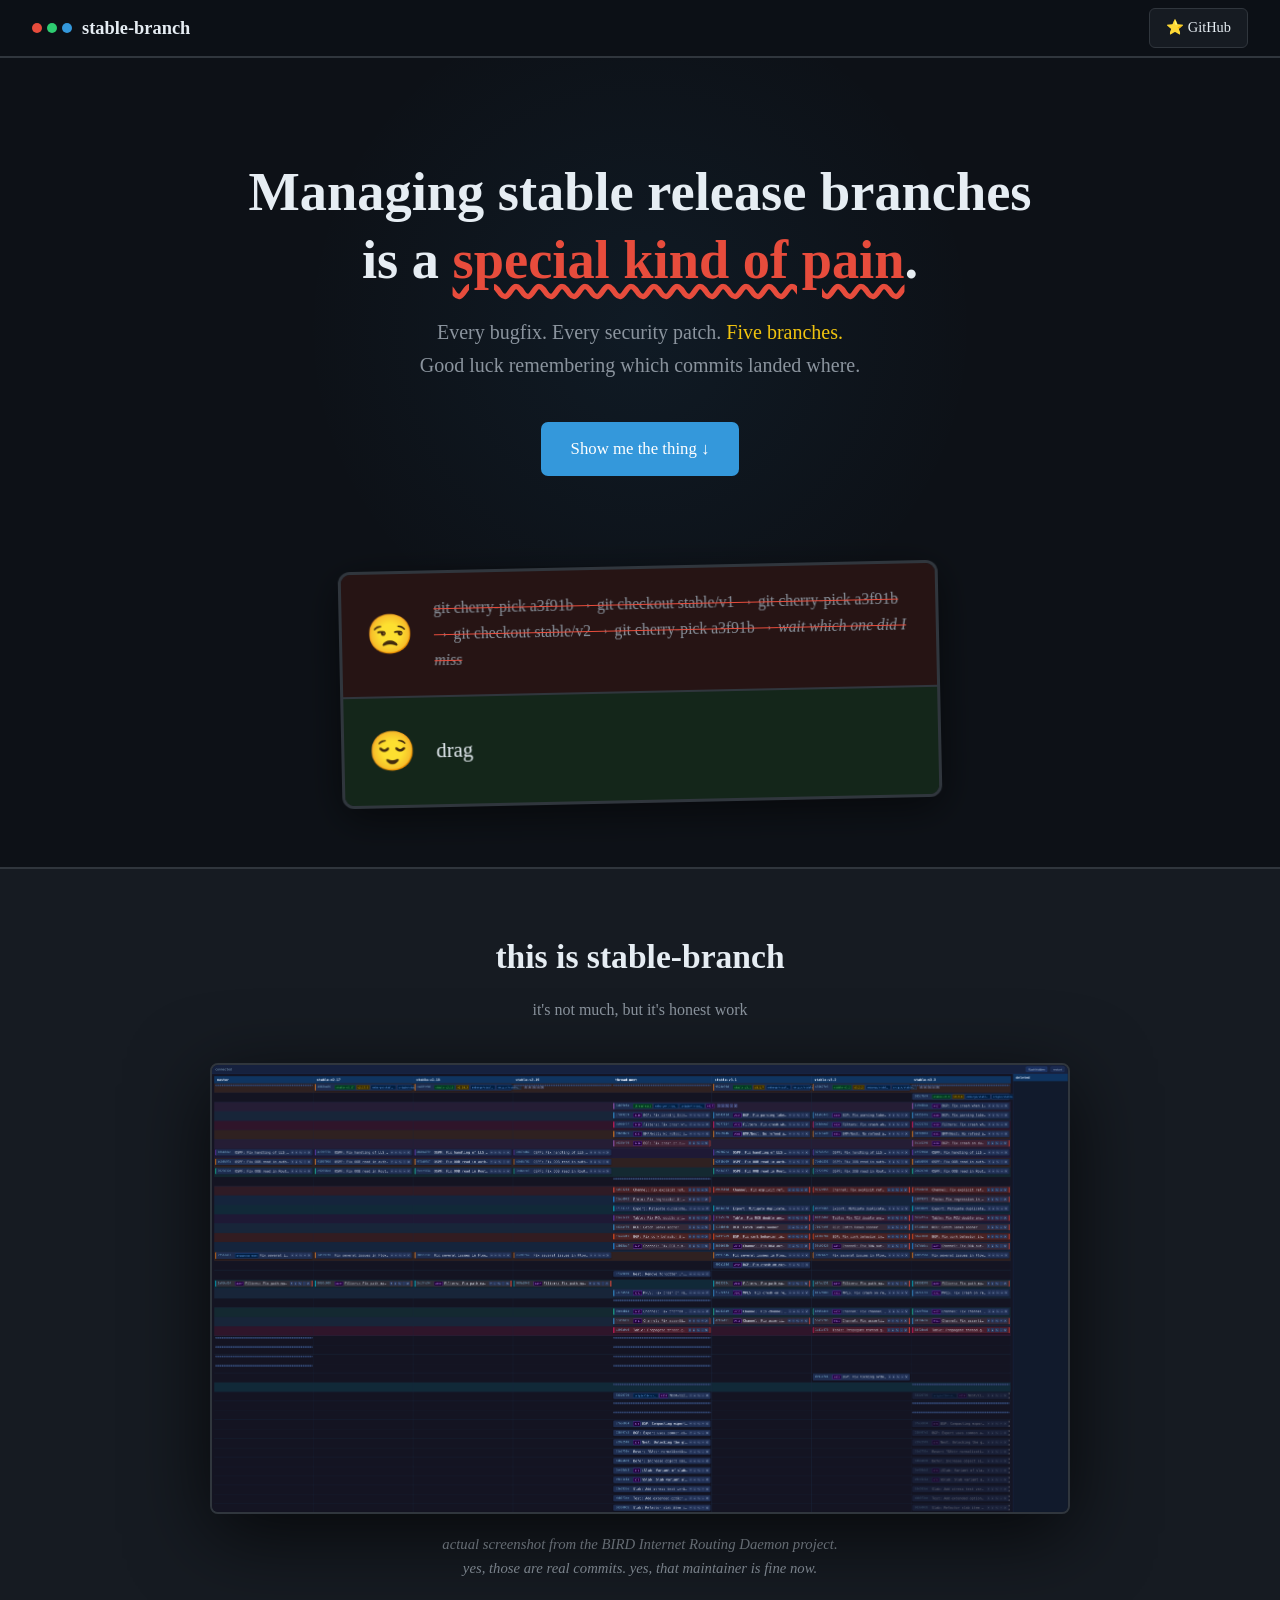
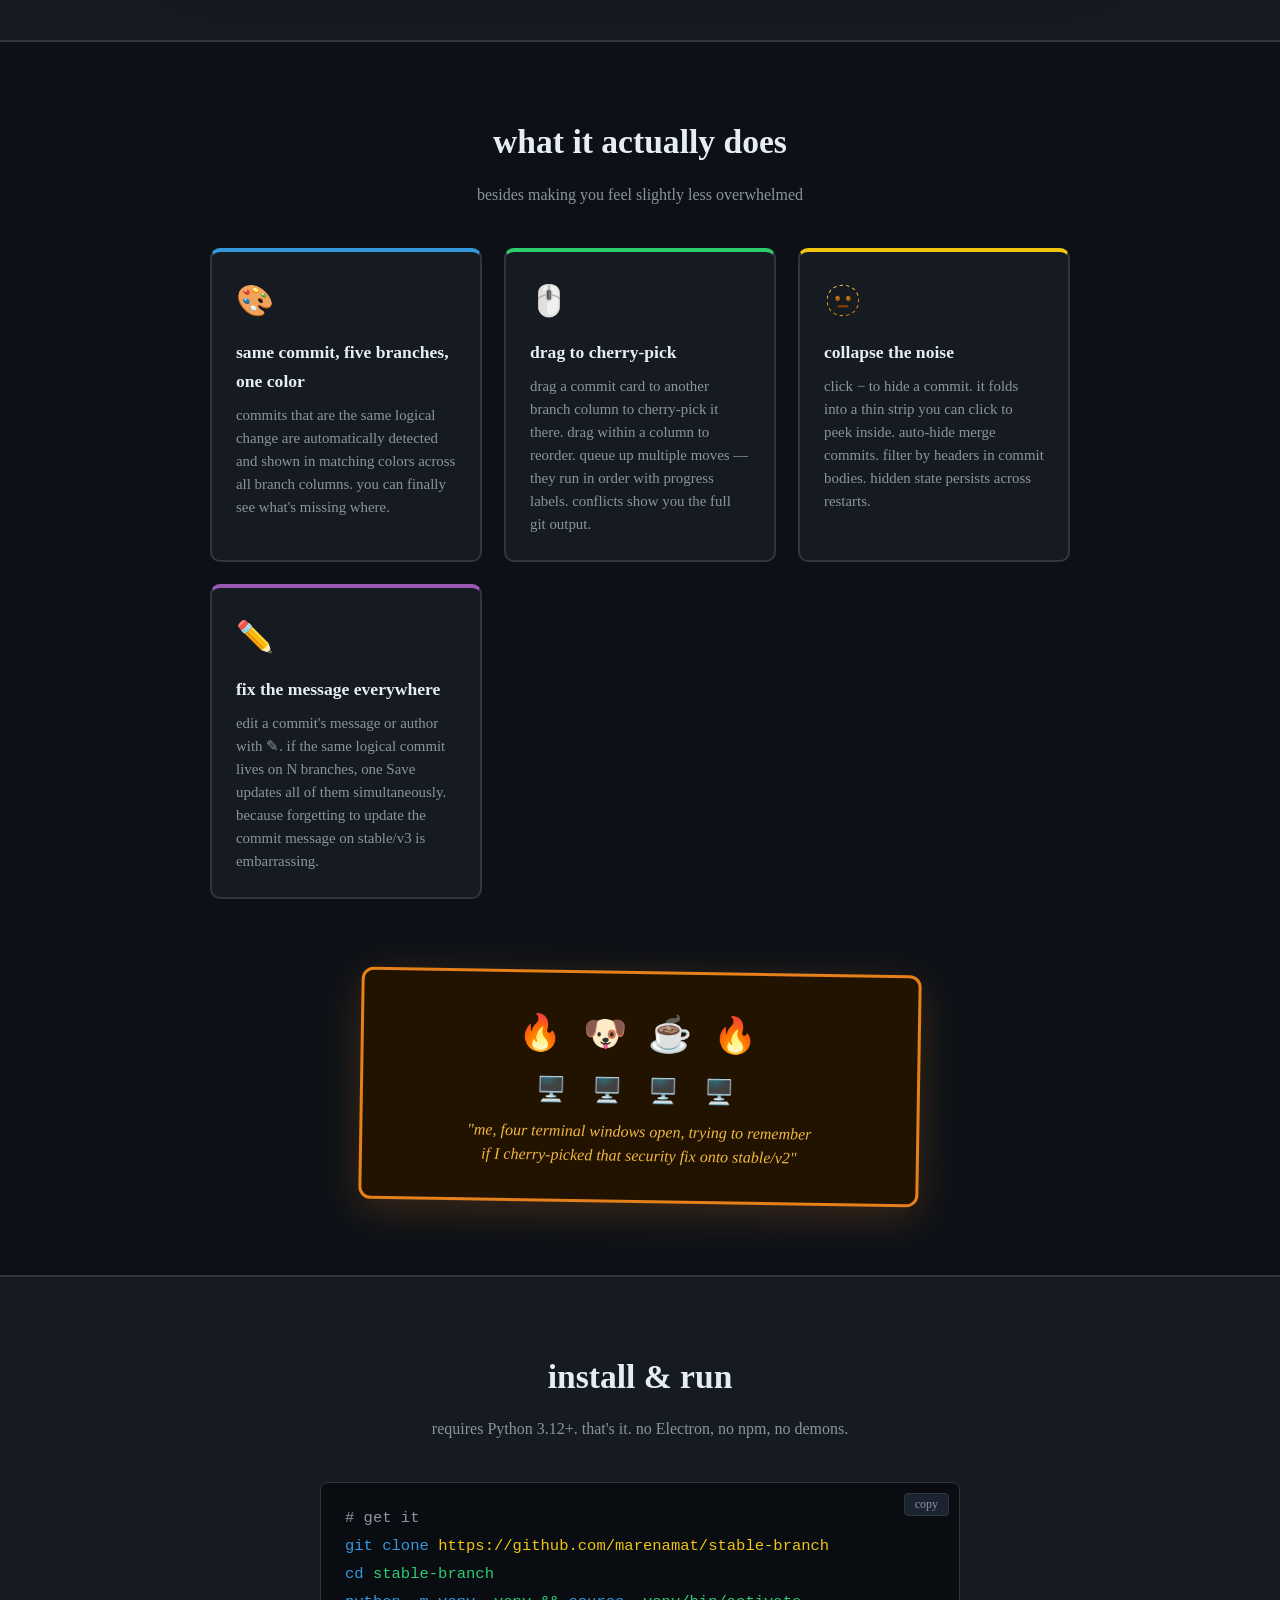
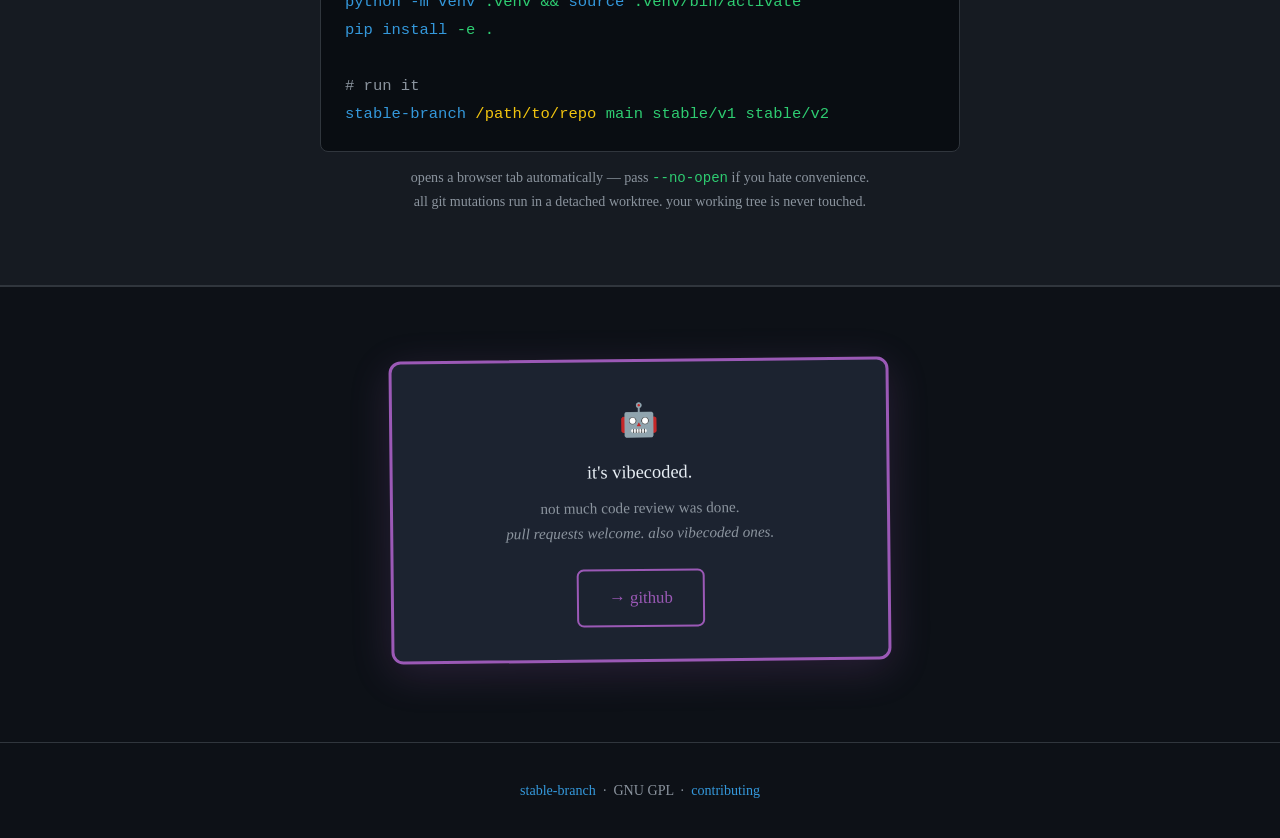
<file: docs/index.html>
<!DOCTYPE html>
<html lang="en">
<head>
    <meta charset="UTF-8">
    <meta name="viewport" content="width=device-width, initial-scale=1.0">
    <title>stable-branch — your release branches, all at once, in a browser</title>
    <meta name="description" content="Browser UI for viewing and managing git history across multiple stable release branches simultaneously. Vibecoded. It works though.">
    <meta property="og:title" content="stable-branch">
    <meta property="og:description" content="Browser UI for managing git history across multiple stable release branches. Vibecoded. PRs welcome (also vibecoded).">
    <meta property="og:image" content="stable-branch-releasing-in-bird.png">
    <style>
        *, *::before, *::after {
            box-sizing: border-box;
            margin: 0;
            padding: 0;
        }

        :root {
            --bg:        #0d1117;
            --bg-card:   #161b22;
            --bg-card2:  #1c2330;
            --text:      #e6edf3;
            --muted:     #8b949e;
            --border:    #30363d;
            --red:       #e74c3c;
            --orange:    #e6801a;
            --yellow:    #f1c40f;
            --green:     #2ecc71;
            --teal:      #1abc9c;
            --blue:      #3498db;
            --purple:    #9b59b6;
            --pink:      #e91e63;
        }

        html { scroll-behavior: smooth; }

        body {
            font-family: "Comic Sans MS", "Comic Sans", cursive;
            background: var(--bg);
            color: var(--text);
            line-height: 1.65;
            font-size: 18px;
        }

        /* monospace exception — Comic Sans in a code block is a crime */
        code, pre { font-family: "Courier New", Courier, monospace; }

        /* ── NAV ── */
        nav {
            position: sticky;
            top: 0;
            z-index: 100;
            background: rgba(13, 17, 23, 0.93);
            backdrop-filter: blur(10px);
            border-bottom: 2px solid var(--border);
            display: flex;
            align-items: center;
            justify-content: space-between;
            padding: 0 2rem;
            height: 58px;
        }

        .nav-logo {
            font-size: 1.15rem;
            font-weight: bold;
            color: var(--text);
            text-decoration: none;
            display: flex;
            align-items: center;
            gap: 10px;
        }

        .branch-dots {
            display: flex;
            gap: 5px;
        }

        .branch-dots span {
            width: 10px;
            height: 10px;
            border-radius: 50%;
            display: inline-block;
        }

        .nav-github {
            display: flex;
            align-items: center;
            gap: 7px;
            padding: 7px 16px;
            background: var(--bg-card);
            border: 1px solid var(--border);
            border-radius: 6px;
            color: var(--text);
            text-decoration: none;
            font-size: 0.9rem;
            font-family: "Comic Sans MS", "Comic Sans", cursive;
            transition: border-color 0.15s, background 0.15s;
        }
        .nav-github:hover { border-color: var(--blue); background: var(--bg-card2); }

        /* ── HERO ── */
        .hero {
            text-align: center;
            padding: 100px 2rem 90px;
            position: relative;
            overflow: hidden;
        }

        .hero::before {
            content: '';
            position: absolute;
            top: -80px;
            left: 50%;
            transform: translateX(-50%);
            width: 700px;
            height: 700px;
            background: radial-gradient(ellipse, rgba(52,152,219,0.07) 0%, transparent 68%);
            pointer-events: none;
        }

        .hero h1 {
            font-size: clamp(1.9rem, 5vw, 3.4rem);
            line-height: 1.25;
            margin-bottom: 1.4rem;
        }

        .hero h1 .pain {
            color: var(--red);
            text-decoration: underline wavy var(--red);
            text-underline-offset: 7px;
        }

        .hero .subtitle {
            font-size: clamp(1rem, 2.5vw, 1.25rem);
            color: var(--muted);
            max-width: 580px;
            margin: 0 auto 2.5rem;
        }

        .hero .subtitle strong {
            color: var(--yellow);
            font-weight: normal;
        }

        .btn {
            display: inline-block;
            padding: 13px 30px;
            background: var(--blue);
            color: #fff;
            text-decoration: none;
            border-radius: 7px;
            font-size: 1.05rem;
            font-family: "Comic Sans MS", "Comic Sans", cursive;
            border: none;
            cursor: pointer;
            transition: background 0.15s, transform 0.1s;
        }
        .btn:hover { background: #2183bf; transform: translateY(-2px); }
        .btn-ghost {
            background: transparent;
            border: 2px solid var(--purple);
            color: var(--purple);
        }
        .btn-ghost:hover { background: rgba(155,89,182,0.12); }

        @keyframes fadeUp {
            from { opacity: 0; transform: translateY(18px); }
            to   { opacity: 1; transform: translateY(0); }
        }
        .hero h1      { animation: fadeUp 0.55s ease both; }
        .hero .subtitle { animation: fadeUp 0.55s 0.1s ease both; }
        .hero .btn      { animation: fadeUp 0.55s 0.2s ease both; }

        /* ── SHARED SECTION ── */
        .section { padding: 72px 2rem; }
        .section-alt { background: var(--bg-card); border-top: 2px solid var(--border); border-bottom: 2px solid var(--border); }
        .container { max-width: 860px; margin: 0 auto; }

        h2.section-title {
            font-size: clamp(1.5rem, 3.5vw, 2.1rem);
            text-align: center;
            margin-bottom: 12px;
        }
        .section-lead {
            text-align: center;
            color: var(--muted);
            margin-bottom: 40px;
            font-size: 1rem;
        }

        /* ── MEME CARDS ── */
        .meme-wrap { display: flex; justify-content: center; }

        /* Drake two-panel */
        .meme-drake {
            width: 100%;
            max-width: 600px;
            border: 3px solid var(--border);
            border-radius: 12px;
            overflow: hidden;
            transform: rotate(-1.2deg);
            box-shadow: 0 10px 40px rgba(0,0,0,0.55);
            transition: transform 0.25s;
        }
        .meme-drake:hover { transform: rotate(0deg) scale(1.015); }

        .drake-panel {
            display: flex;
            align-items: center;
            gap: 18px;
            padding: 22px 22px;
            min-height: 88px;
        }
        .drake-no  { background: #261414; border-bottom: 2px solid var(--border); }
        .drake-yes { background: #14261a; }

        .drake-emoji { font-size: 2.4rem; flex-shrink: 0; width: 52px; text-align: center; }

        .drake-text { font-size: 0.98rem; color: var(--text); }
        .drake-no .drake-text {
            color: var(--muted);
            text-decoration: line-through;
            text-decoration-color: var(--red);
        }

        /* "This is fine" */
        .meme-fire {
            width: 100%;
            max-width: 560px;
            background: #221200;
            border: 3px solid var(--orange);
            border-radius: 12px;
            padding: 32px 24px;
            text-align: center;
            transform: rotate(0.9deg);
            box-shadow: 0 10px 40px rgba(230,128,26,0.22);
            transition: transform 0.25s;
        }
        .meme-fire:hover { transform: rotate(0deg); }

        .fire-row { font-size: 2.2rem; letter-spacing: 6px; margin-bottom: 8px; }
        .fire-caption { color: #f0b840; font-size: 1rem; font-style: italic; line-height: 1.5; }

        /* Closing meme */
        .meme-closing {
            width: 100%;
            max-width: 500px;
            background: var(--bg-card2);
            border: 3px solid var(--purple);
            border-radius: 12px;
            padding: 32px 28px;
            text-align: center;
            transform: rotate(-0.6deg);
            box-shadow: 0 10px 40px rgba(155,89,182,0.2);
            transition: transform 0.25s;
        }
        .meme-closing:hover { transform: rotate(0deg); }

        /* ── SCREENSHOT ── */
        .screenshot-section { padding: 60px 2rem; }

        .screenshot-frame {
            position: relative;
            display: block;
            margin: 0 auto;
        }

        .screenshot-frame img {
            width: 100%;
            border-radius: 8px;
            border: 2px solid var(--border);
            box-shadow: 0 20px 80px rgba(0,0,0,0.7);
            display: block;
        }

        .screenshot-caption {
            text-align: center;
            color: var(--muted);
            font-size: 0.92rem;
            font-style: italic;
            margin-top: 18px;
        }

        /* ── FEATURES GRID ── */
        .features-grid {
            display: grid;
            grid-template-columns: repeat(auto-fit, minmax(270px, 1fr));
            gap: 22px;
        }

        .feature-card {
            background: var(--bg-card);
            border: 2px solid var(--border);
            border-radius: 10px;
            padding: 24px;
            transition: transform 0.18s, border-color 0.18s;
        }
        .feature-card:hover { transform: translateY(-4px); }
        .feature-card:nth-child(1) { border-top: 4px solid var(--blue);   }
        .feature-card:nth-child(2) { border-top: 4px solid var(--green);  }
        .feature-card:nth-child(3) { border-top: 4px solid var(--yellow); }
        .feature-card:nth-child(4) { border-top: 4px solid var(--purple); }
        .feature-card:nth-child(1):hover { border-color: var(--blue);   }
        .feature-card:nth-child(2):hover { border-color: var(--green);  }
        .feature-card:nth-child(3):hover { border-color: var(--yellow); }
        .feature-card:nth-child(4):hover { border-color: var(--purple); }

        .feature-icon { font-size: 1.9rem; margin-bottom: 12px; }
        .feature-card h3 { font-size: 1.1rem; margin-bottom: 8px; }
        .feature-card p  { color: var(--muted); font-size: 0.93rem; line-height: 1.55; }

        /* ── INSTALL ── */
        .install-section { padding: 72px 2rem; }

        .code-block {
            background: #090d12;
            border: 1px solid var(--border);
            border-radius: 8px;
            padding: 22px 24px 22px;
            position: relative;
            overflow-x: auto;
            max-width: 640px;
            margin: 0 auto 14px;
        }
        .code-block pre {
            font-size: 0.97rem;
            line-height: 1.8;
            white-space: pre;
            color: var(--green);
        }
        .code-block pre .cm  { color: var(--muted); }   /* comment */
        .code-block pre .kw  { color: var(--blue);  }   /* keyword/command */
        .code-block pre .arg { color: var(--yellow); }  /* argument */

        .copy-btn {
            position: absolute;
            top: 10px;
            right: 10px;
            background: var(--bg-card2);
            border: 1px solid var(--border);
            color: var(--muted);
            padding: 3px 10px;
            border-radius: 4px;
            font-size: 0.75rem;
            font-family: "Comic Sans MS", "Comic Sans", cursive;
            cursor: pointer;
            transition: color 0.15s, border-color 0.15s;
        }
        .copy-btn:hover { color: var(--text); border-color: var(--blue); }
        .copy-btn.copied { color: var(--green); border-color: var(--green); }

        .install-hint {
            text-align: center;
            color: var(--muted);
            font-size: 0.88rem;
            margin-top: 10px;
        }
        .install-hint code { color: var(--green); font-size: 0.88rem; }

        /* ── FOOTER ── */
        footer {
            padding: 36px 2rem;
            text-align: center;
            color: var(--muted);
            font-size: 0.88rem;
            border-top: 1px solid var(--border);
        }
        footer a { color: var(--blue); text-decoration: none; }
        footer a:hover { text-decoration: underline; }

        /* ── RESPONSIVE ── */
        @media (max-width: 600px) {
            .meme-drake, .meme-fire, .meme-closing { transform: none !important; }
            .section { padding: 56px 1.2rem; }
        }
    </style>
</head>
<body>

<!-- NAV -->
<nav>
    <a href="#" class="nav-logo">
        <span class="branch-dots">
            <span style="background:#e74c3c"></span>
            <span style="background:#2ecc71"></span>
            <span style="background:#3498db"></span>
        </span>
        stable-branch
    </a>
    <a class="nav-github" href="https://github.com/marenamat/stable-branch" target="_blank" rel="noopener">
        ⭐ GitHub
    </a>
</nav>

<!-- HERO -->
<section class="hero">
    <div class="container">
        <h1>
            Managing stable release branches<br>
            is a <span class="pain">special kind of pain</span>.
        </h1>
        <p class="subtitle">
            Every bugfix. Every security patch.
            <strong>Five branches.</strong><br>
            Good luck remembering which commits landed where.
        </p>
        <a href="#screenshot" class="btn">Show me the thing ↓</a>
    </div>
</section>

<!-- MEME 1: Drake -->
<div class="section" style="padding-top:0; padding-bottom:64px;">
    <div class="meme-wrap">
        <div class="meme-drake">
            <div class="drake-panel drake-no">
                <div class="drake-emoji">😒</div>
                <div class="drake-text">
                    git cherry-pick a3f91b &rarr; git checkout stable/v1 &rarr; git cherry-pick a3f91b &rarr; git checkout stable/v2 &rarr; git cherry-pick a3f91b &rarr; <em>wait which one did I miss</em>
                </div>
            </div>
            <div class="drake-panel drake-yes">
                <div class="drake-emoji">😌</div>
                <div class="drake-text" style="font-size:1.3rem;">
                    drag
                </div>
            </div>
        </div>
    </div>
</div>

<!-- SCREENSHOT -->
<section class="section section-alt screenshot-section" id="screenshot">
    <div class="container">
        <h2 class="section-title">this is stable-branch</h2>
        <p class="section-lead">it's not much, but it's honest work</p>
        <div class="screenshot-frame">
            <img src="stable-branch-releasing-in-bird.png"
                 alt="stable-branch showing BIRD router project with multiple branch columns, matched commits highlighted in matching colors">
        </div>
        <p class="screenshot-caption">
            actual screenshot from the BIRD Internet Routing Daemon project.<br>
            yes, those are real commits. yes, that maintainer is fine now.
        </p>
    </div>
</section>

<!-- FEATURES -->
<section class="section">
    <div class="container">
        <h2 class="section-title">what it actually does</h2>
        <p class="section-lead">besides making you feel slightly less overwhelmed</p>
        <div class="features-grid">
            <div class="feature-card">
                <div class="feature-icon">🎨</div>
                <h3>same commit, five branches, one color</h3>
                <p>commits that are the same logical change are automatically detected and shown in matching colors across all branch columns. you can finally see what's missing where.</p>
            </div>
            <div class="feature-card">
                <div class="feature-icon">🖱️</div>
                <h3>drag to cherry-pick</h3>
                <p>drag a commit card to another branch column to cherry-pick it there. drag within a column to reorder. queue up multiple moves — they run in order with progress labels. conflicts show you the full git output.</p>
            </div>
            <div class="feature-card">
                <div class="feature-icon">🫥</div>
                <h3>collapse the noise</h3>
                <p>click − to hide a commit. it folds into a thin strip you can click to peek inside. auto-hide merge commits. filter by headers in commit bodies. hidden state persists across restarts.</p>
            </div>
            <div class="feature-card">
                <div class="feature-icon">✏️</div>
                <h3>fix the message everywhere</h3>
                <p>edit a commit's message or author with ✎. if the same logical commit lives on N branches, one Save updates all of them simultaneously. because forgetting to update the commit message on stable/v3 is embarrassing.</p>
            </div>
        </div>
    </div>
</section>

<!-- MEME 2: This is fine -->
<div class="section" style="padding-top:0; padding-bottom:72px;">
    <div class="meme-wrap">
        <div class="meme-fire">
            <div class="fire-row">🔥 🐶 ☕ 🔥</div>
            <div class="fire-row" style="font-size:1.5rem; letter-spacing:10px;">🖥️ 🖥️ 🖥️ 🖥️</div>
            <p class="fire-caption">
                "me, four terminal windows open, trying to remember<br>
                if I cherry-picked that security fix onto stable/v2"
            </p>
        </div>
    </div>
</div>

<!-- INSTALL -->
<section class="section section-alt install-section">
    <div class="container">
        <h2 class="section-title">install &amp; run</h2>
        <p class="section-lead">requires Python 3.12+. that's it. no Electron, no npm, no demons.</p>

        <div class="code-block" id="cb1">
            <button class="copy-btn" onclick="copyBlock('cb1')">copy</button>
            <pre><span class="cm"># get it</span>
<span class="kw">git clone</span> <span class="arg">https://github.com/marenamat/stable-branch</span>
<span class="kw">cd</span> stable-branch
<span class="kw">python -m venv</span> .venv &amp;&amp; <span class="kw">source</span> .venv/bin/activate
<span class="kw">pip install</span> -e .

<span class="cm"># run it</span>
<span class="kw">stable-branch</span> <span class="arg">/path/to/repo</span> main stable/v1 stable/v2</pre>
        </div>

        <p class="install-hint">
            opens a browser tab automatically &mdash; pass <code>--no-open</code> if you hate convenience.<br>
            all git mutations run in a detached worktree. your working tree is never touched.
        </p>
    </div>
</section>

<!-- MEME 3: Closing -->
<div class="section" style="padding-bottom:80px;">
    <div class="meme-wrap">
        <div class="meme-closing">
            <p style="font-size:2rem; margin-bottom:10px;">🤖</p>
            <p style="font-size:1.15rem; margin-bottom:8px;">it's vibecoded.</p>
            <p style="color:var(--muted); margin-bottom:24px; font-size:0.95rem;">
                not much code review was done.<br>
                <em>pull requests welcome. also vibecoded ones.</em>
            </p>
            <a class="btn btn-ghost" href="https://github.com/marenamat/stable-branch" target="_blank" rel="noopener">
                → github
            </a>
        </div>
    </div>
</div>

<!-- FOOTER -->
<footer>
    <p>
        <a href="https://github.com/marenamat/stable-branch">stable-branch</a>
        &nbsp;&middot;&nbsp;
        GNU GPL
        &nbsp;&middot;&nbsp;
        <a href="https://github.com/marenamat/stable-branch/blob/main/CONTRIBUTING.md">contributing</a>
    </p>
</footer>

<script>
function copyBlock(id) {
    const pre = document.getElementById(id).querySelector('pre');
    // strip HTML tags to get plain text
    const tmp = document.createElement('div');
    tmp.innerHTML = pre.innerHTML;
    const text = tmp.innerText;
    navigator.clipboard.writeText(text).then(() => {
        const btn = document.getElementById(id).querySelector('.copy-btn');
        btn.textContent = 'copied!';
        btn.classList.add('copied');
        setTimeout(() => { btn.textContent = 'copy'; btn.classList.remove('copied'); }, 2000);
    });
}
</script>

</body>
</html>
</file>
